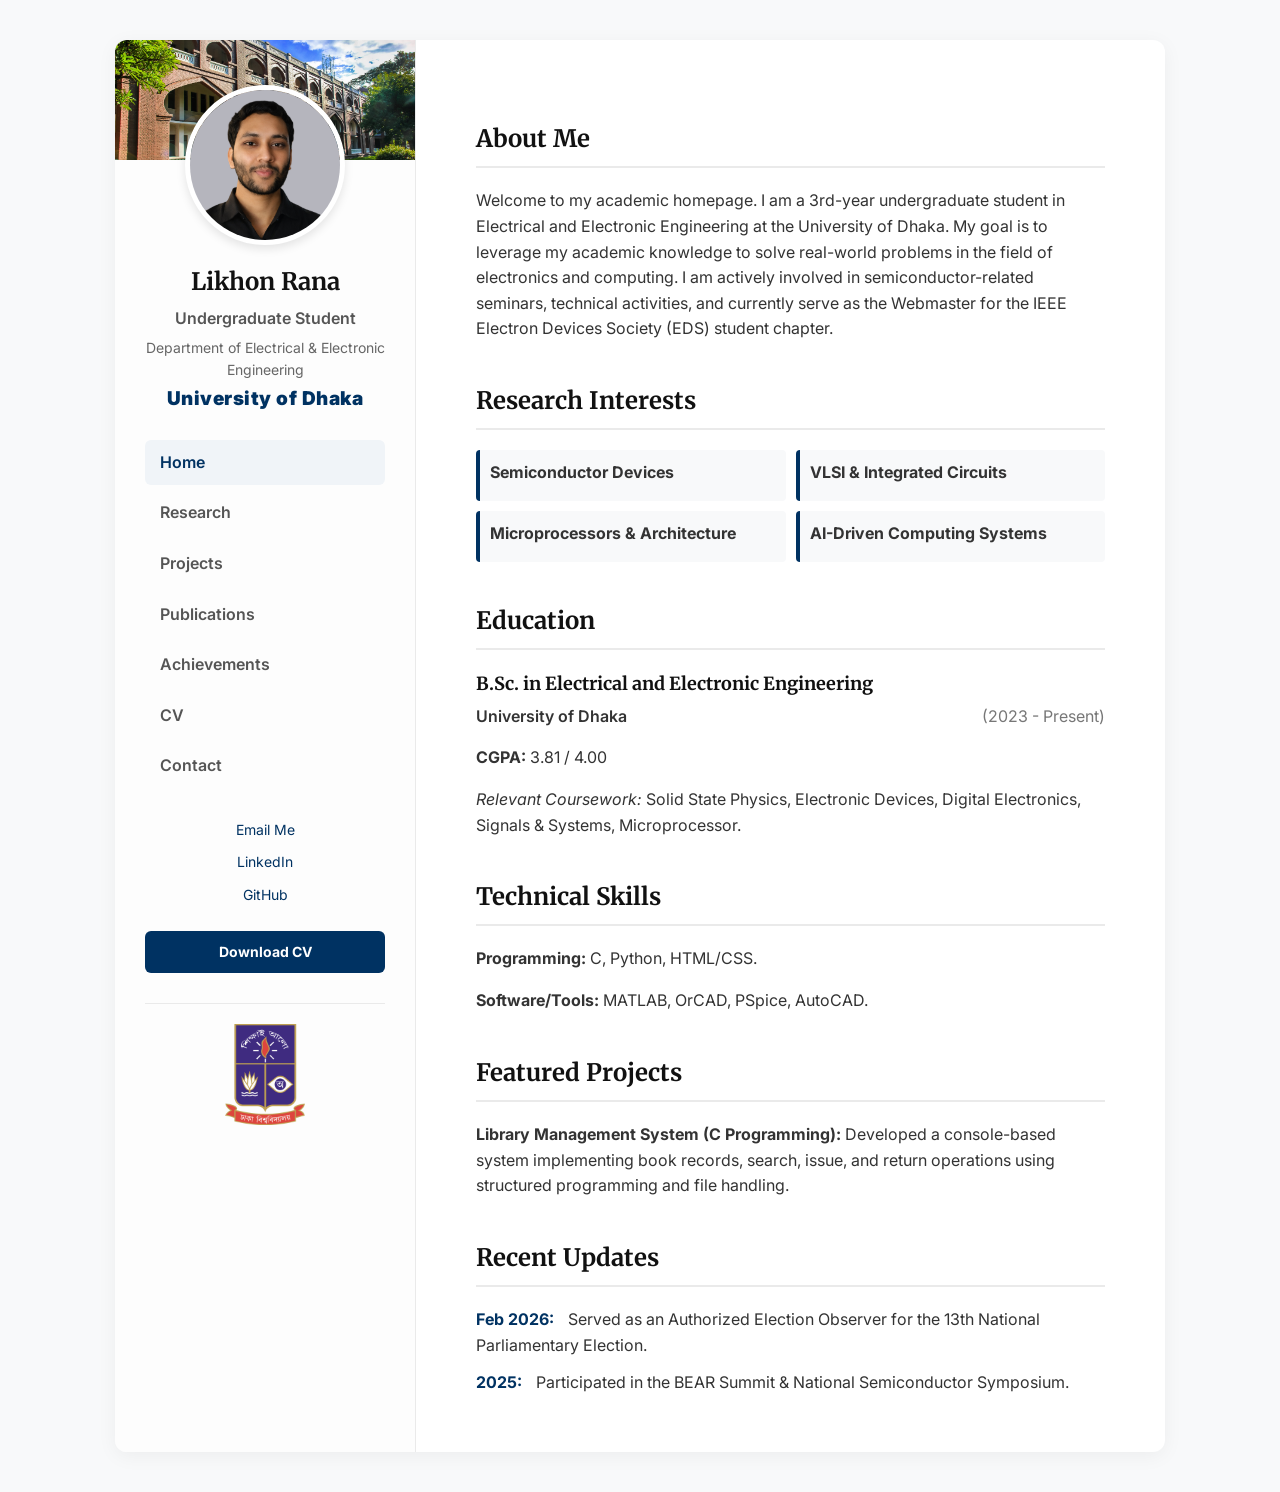
<file: index.html>
<!DOCTYPE html>
<html lang="en">
<head>
    <meta charset="UTF-8">
    <meta name="viewport" content="width=1100"> <title>Likhon Rana | EEE, University of Dhaka</title>
    <link rel="stylesheet" href="style.css">
    <link href="https://fonts.googleapis.com/css2?family=Inter:wght@400;600&family=Merriweather:wght@700;900&display=swap" rel="stylesheet">
</head>
<body>
    <div class="container">
        <div class="sidebar">
            <img src="DU EEE Dept.jpg" alt="EEE Department" class="cover-img">
            
            <div class="sidebar-content">
                <img src="profile.png" alt="Likhon Rana" class="profile-img">
                <h1>Likhon Rana</h1>
                <p class="title">Undergraduate Student</p>
                <p class="dept">Department of Electrical & Electronic Engineering</p>
                <p class="uni-name">University of Dhaka</p>
                
                <nav class="nav-menu">
                    <a href="index.html" class="active">Home</a>
                    <a href="research.html">Research</a>
                    <a href="projects.html">Projects</a>
                    <a href="publications.html">Publications</a>
                    <a href="achievements.html">Achievements</a>
                    <a href="cv.html">CV</a>
                    <a href="contact.html">Contact</a>
                </nav>

                <div class="contact-info">
                    <a href="mailto:mdlikhonrana533@gmail.com">Email Me</a>
                    <a href="https://www.linkedin.com/in/likhon-rana-a51540321" target="_blank">LinkedIn</a>
                    <a href="https://github.com/Likhon-Rana" target="_blank">GitHub</a>
                    <a href="likhonCV.pdf" target="_blank" class="btn-cv">Download CV</a>
                </div>

                <div class="du-logo-container">
                    <img src="DULOGO.png" alt="University of Dhaka" class="sidebar-du-logo">
                </div>
            </div>
        </div>

        <div class="main-content">
            <section id="about">
                <h2>About Me</h2>
                <p>Welcome to my academic homepage. I am a 3rd-year undergraduate student in Electrical and Electronic Engineering at the University of Dhaka. My goal is to leverage my academic knowledge to solve real-world problems in the field of electronics and computing. I am actively involved in semiconductor-related seminars, technical activities, and currently serve as the Webmaster for the IEEE Electron Devices Society (EDS) student chapter.</p>
            </section>

            <section id="interests">
                <h2>Research Interests</h2>
                <ul class="project-list" style="display: flex; flex-wrap: wrap; gap: 10px;">
                    <li style="padding: 10px; margin: 0; flex: 1 1 45%;"><strong>Semiconductor Devices</strong></li>
                    <li style="padding: 10px; margin: 0; flex: 1 1 45%;"><strong>VLSI & Integrated Circuits</strong></li>
                    <li style="padding: 10px; margin: 0; flex: 1 1 45%;"><strong>Microprocessors & Architecture</strong></li>
                    <li style="padding: 10px; margin: 0; flex: 1 1 45%;"><strong>AI-Driven Computing Systems</strong></li>
                </ul>
            </section>

            <section id="education">
                <h2>Education</h2>
                <div class="edu-item">
                    <h3>B.Sc. in Electrical and Electronic Engineering</h3>
                    <p class="uni">University of Dhaka <span>(2023 - Present)</span></p>
                    <p><strong>CGPA:</strong> 3.81 / 4.00</p>
                    <p class="coursework" style="margin-top: 5px;"><em>Relevant Coursework:</em> Solid State Physics, Electronic Devices, Digital Electronics, Signals & Systems, Microprocessor.</p>
                </div>
            </section>

            <section id="skills">
                <h2>Technical Skills</h2>
                <p style="margin-bottom: 8px;"><strong>Programming:</strong> C, Python, HTML/CSS.</p>
                <p><strong>Software/Tools:</strong> MATLAB, OrCAD, PSpice, AutoCAD.</p>
            </section>

            <section id="featured-projects">
                <h2>Featured Projects</h2>
                <ul class="exp-list">
                    <li style="margin-bottom: 12px;"><strong>Library Management System (C Programming):</strong> Developed a console-based system implementing book records, search, issue, and return operations using structured programming and file handling.</li>
                </ul>
            </section>

            <section id="news">
                <h2>Recent Updates</h2>
                <ul class="news-list">
                    <li><span class="date">Feb 2026:</span> Served as an Authorized Election Observer for the 13th National Parliamentary Election.</li>
                    <li><span class="date">2025:</span> Participated in the BEAR Summit & National Semiconductor Symposium.</li>
                </ul>
            </section>
        </div>
    </div>
</body>
</html>
</file>
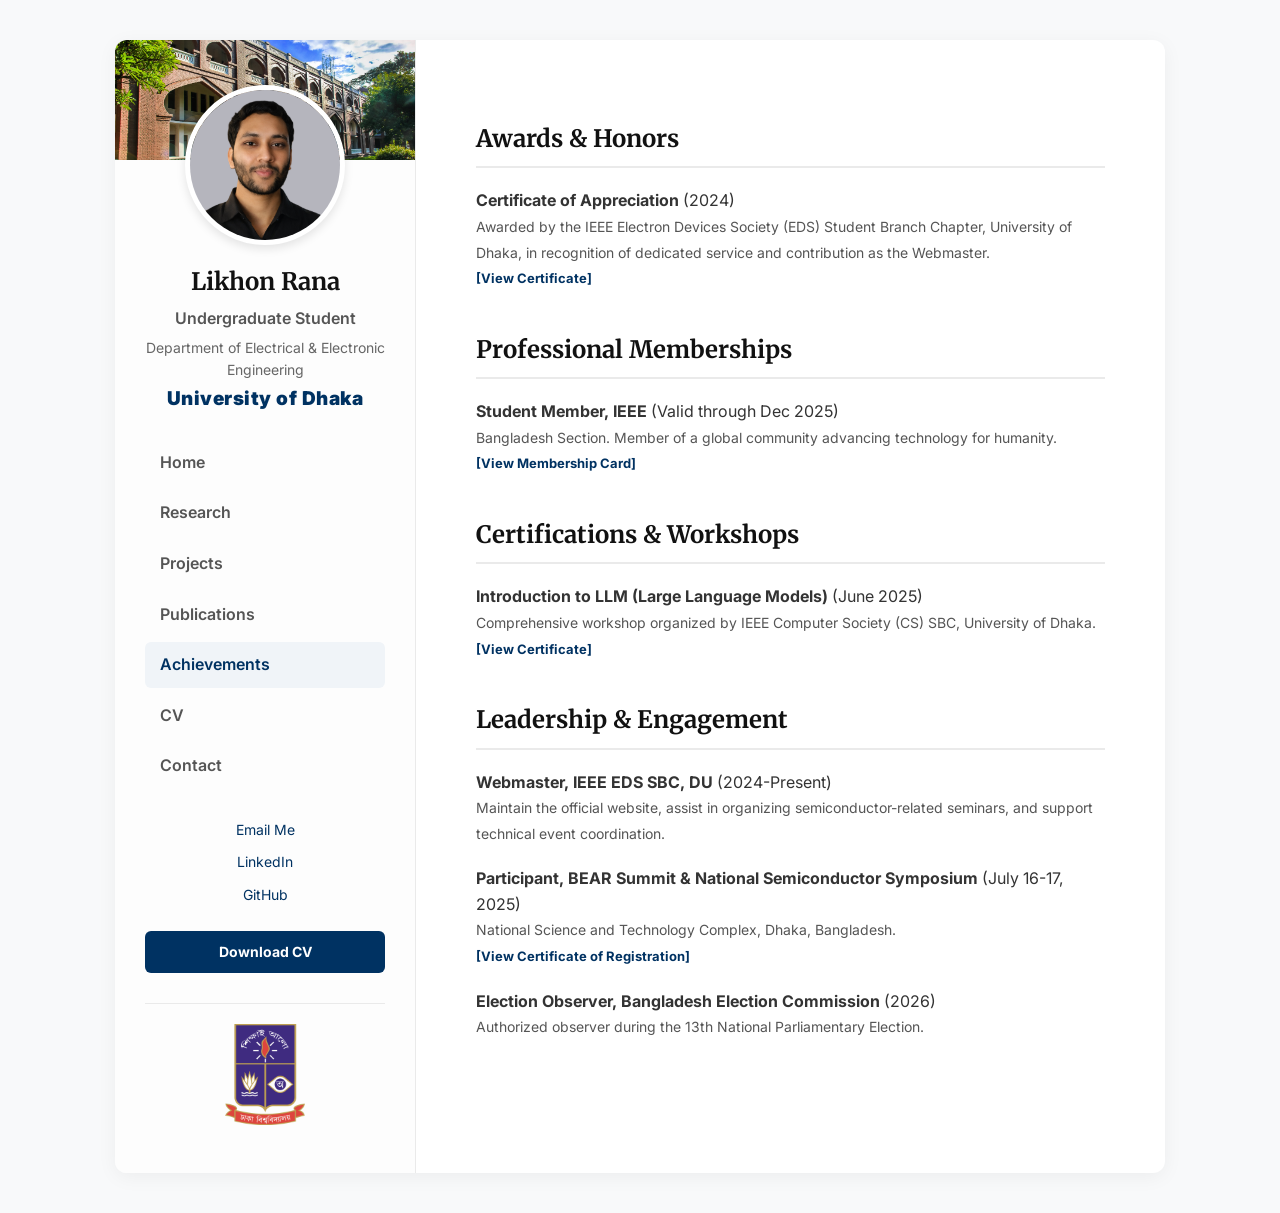
<file: achievements.html>
<!DOCTYPE html>
<html lang="en">
<head>
    <meta charset="UTF-8">
    <meta name="viewport" content="width=1100">
    <title>Achievements | Likhon Rana</title>
    <link rel="stylesheet" href="style.css">
    <link href="https://fonts.googleapis.com/css2?family=Inter:wght@400;600&family=Merriweather:wght@700;900&display=swap" rel="stylesheet">
</head>
<body>
    <div class="container">
        <div class="sidebar">
            <img src="DU EEE Dept.jpg" alt="EEE Department" class="cover-img">
            <div class="sidebar-content">
                <img src="profile.png" alt="Likhon Rana" class="profile-img">
                <h1>Likhon Rana</h1>
                <p class="title">Undergraduate Student</p>
                <p class="dept">Department of Electrical & Electronic Engineering</p>
                <p class="uni-name">University of Dhaka</p>
                <nav class="nav-menu">
                    <a href="index.html">Home</a>
                    <a href="research.html">Research</a>
                    <a href="projects.html">Projects</a>
                    <a href="publications.html">Publications</a>
                    <a href="achievements.html" class="active">Achievements</a>
                    <a href="cv.html">CV</a>
                    <a href="contact.html">Contact</a>
                </nav>
                <div class="contact-info">
                    <a href="mailto:mdlikhonrana533@gmail.com">Email Me</a>
                    <a href="https://www.linkedin.com/in/likhon-rana-a51540321" target="_blank">LinkedIn</a>
                    <a href="https://github.com/Likhon-Rana" target="_blank">GitHub</a>
                    <a href="likhonCV.pdf" target="_blank" class="btn-cv">Download CV</a>
                </div>
                <div class="du-logo-container">
                    <img src="DULOGO.png" alt="University of Dhaka" class="sidebar-du-logo">
                </div>
            </div>
        </div>

        <div class="main-content">
            <h2>Awards & Honors</h2>
            <ul class="exp-list">
                <li style="margin-bottom: 20px;">
                    <strong>Certificate of Appreciation</strong> (2024)<br>
                    <span style="font-size: 14px; color: #555;">Awarded by the IEEE Electron Devices Society (EDS) Student Branch Chapter, University of Dhaka, in recognition of dedicated service and contribution as the Webmaster.</span><br>
                    <a href="webmasterCertificate.pdf" target="_blank" style="font-size: 13px; font-weight: bold; color: #003262;">[View Certificate]</a>
                </li>
            </ul>

            <h2 style="margin-top: 40px;">Professional Memberships</h2>
            <ul class="exp-list">
                <li style="margin-bottom: 20px;">
                    <strong>Student Member, IEEE</strong> (Valid through Dec 2025)<br>
                    <span style="font-size: 14px; color: #555;">Bangladesh Section. Member of a global community advancing technology for humanity.</span><br>
                    <a href="ieee-membership.pdf" target="_blank" style="font-size: 13px; font-weight: bold; color: #003262;">[View Membership Card]</a>
                </li>
            </ul>

            <h2 style="margin-top: 40px;">Certifications & Workshops</h2>
            <ul class="exp-list">
                <li style="margin-bottom: 20px;">
                    <strong>Introduction to LLM (Large Language Models)</strong> (June 2025)<br>
                    <span style="font-size: 14px; color: #555;">Comprehensive workshop organized by IEEE Computer Society (CS) SBC, University of Dhaka.</span><br>
                    <a href="llm-cert.pdf" target="_blank" style="font-size: 13px; font-weight: bold; color: #003262;">[View Certificate]</a>
                </li>
            </ul>

            <h2 style="margin-top: 40px;">Leadership & Engagement</h2>
            <ul class="exp-list">
                <li style="margin-bottom: 20px;">
                    <strong>Webmaster, IEEE EDS SBC, DU</strong> (2024-Present)<br>
                    <span style="font-size: 14px; color: #555;">Maintain the official website, assist in organizing semiconductor-related seminars, and support technical event coordination.</span>
                </li>
                <li style="margin-bottom: 20px;">
                    <strong>Participant, BEAR Summit & National Semiconductor Symposium</strong> (July 16-17, 2025)<br>
                    <span style="font-size: 14px; color: #555;">National Science and Technology Complex, Dhaka, Bangladesh.</span><br>
                    <a href="bear-summit.jpg" target="_blank" style="font-size: 13px; font-weight: bold; color: #003262;">[View Certificate of Registration]</a>
                </li>
                <li style="margin-bottom: 20px;">
                    <strong>Election Observer, Bangladesh Election Commission</strong> (2026)<br>
                    <span style="font-size: 14px; color: #555;">Authorized observer during the 13th National Parliamentary Election.</span>
                </li>
            </ul>
        </div>
    </div>
</body>
</html>
</file>
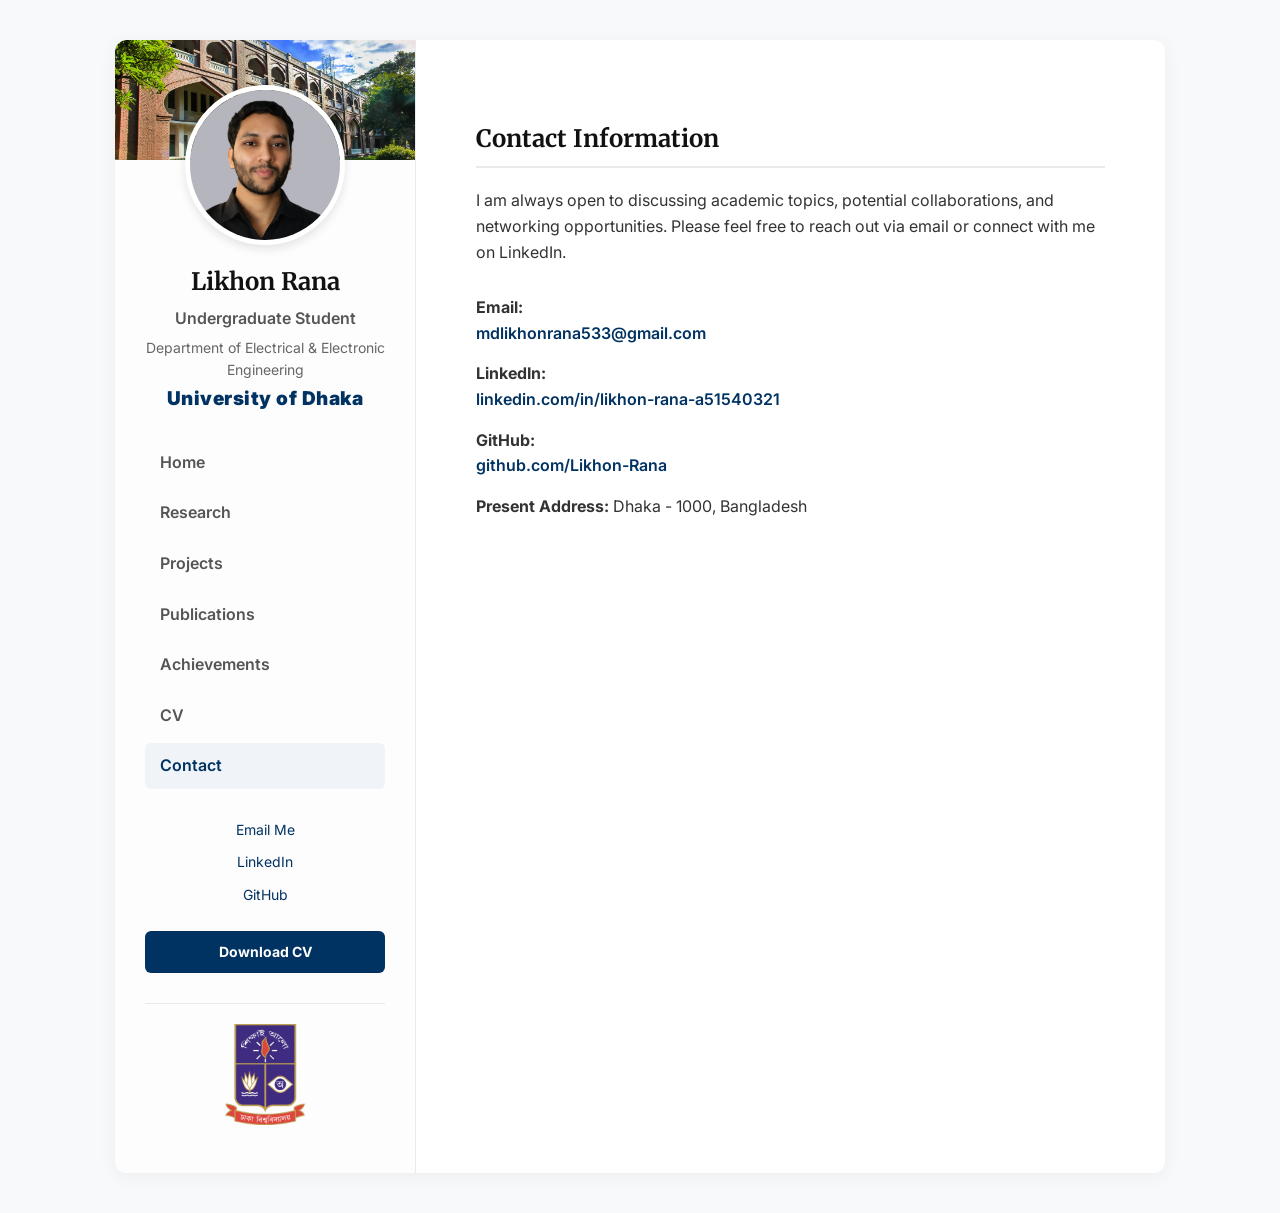
<file: contact.html>
<!DOCTYPE html>
<html lang="en">
<head>
    <meta charset="UTF-8">
    <meta name="viewport" content="width=1100">
    <title>Contact | Likhon Rana</title>
    <link rel="stylesheet" href="style.css">
    <link href="https://fonts.googleapis.com/css2?family=Inter:wght@400;600&family=Merriweather:wght@700;900&display=swap" rel="stylesheet">
</head>
<body>
    <div class="container">
        <div class="sidebar">
            <img src="DU EEE Dept.jpg" alt="EEE Department" class="cover-img">
            <div class="sidebar-content">
                <img src="profile.png" alt="Likhon Rana" class="profile-img">
                <h1>Likhon Rana</h1>
                <p class="title">Undergraduate Student</p>
                <p class="dept">Department of Electrical & Electronic Engineering</p>
                <p class="uni-name">University of Dhaka</p>
                <nav class="nav-menu">
                    <a href="index.html">Home</a>
                    <a href="research.html">Research</a>
                    <a href="projects.html">Projects</a>
                    <a href="publications.html">Publications</a>
                    <a href="achievements.html">Achievements</a>
                    <a href="cv.html">CV</a>
                    <a href="contact.html" class="active">Contact</a>
                </nav>
                <div class="contact-info">
                    <a href="mailto:mdlikhonrana533@gmail.com">Email Me</a>
                    <a href="https://www.linkedin.com/in/likhon-rana-a51540321" target="_blank">LinkedIn</a>
                    <a href="https://github.com/Likhon-Rana" target="_blank">GitHub</a>
                    <a href="likhonCV.pdf" target="_blank" class="btn-cv">Download CV</a>
                </div>
                <div class="du-logo-container">
                    <img src="DULOGO.png" alt="University of Dhaka" class="sidebar-du-logo">
                </div>
            </div>
        </div>

        <div class="main-content">
            <section class="content-section">
                <h2>Contact Information</h2>
                <p style="font-size: 16px; margin-bottom: 30px;">I am always open to discussing academic topics, potential collaborations, and networking opportunities. Please feel free to reach out via email or connect with me on LinkedIn.</p>
                
                <ul class="exp-list" style="font-size: 16px;">
                    <li style="margin-bottom: 15px;">
                        <strong>Email:</strong> <br>
                        <a href="mailto:mdlikhonrana533@gmail.com" style="color: #003262; font-weight: 600;">mdlikhonrana533@gmail.com</a>
                    </li>
                    <li style="margin-bottom: 15px;">
                        <strong>LinkedIn:</strong> <br>
                        <a href="https://www.linkedin.com/in/likhon-rana-a51540321" target="_blank" style="color: #003262; font-weight: 600;">linkedin.com/in/likhon-rana-a51540321</a>
                    </li>
                    <li style="margin-bottom: 15px;">
                        <strong>GitHub:</strong> <br>
                        <a href="https://github.com/Likhon-Rana" target="_blank" style="color: #003262; font-weight: 600;">github.com/Likhon-Rana</a>
                    </li>
                    <li style="margin-bottom: 15px;">
                        <strong>Present Address:</strong>
                        Dhaka - 1000, Bangladesh
                    </li>
                </ul>
            </section>
        </div>
    </div>
</body>
</html>
</file>
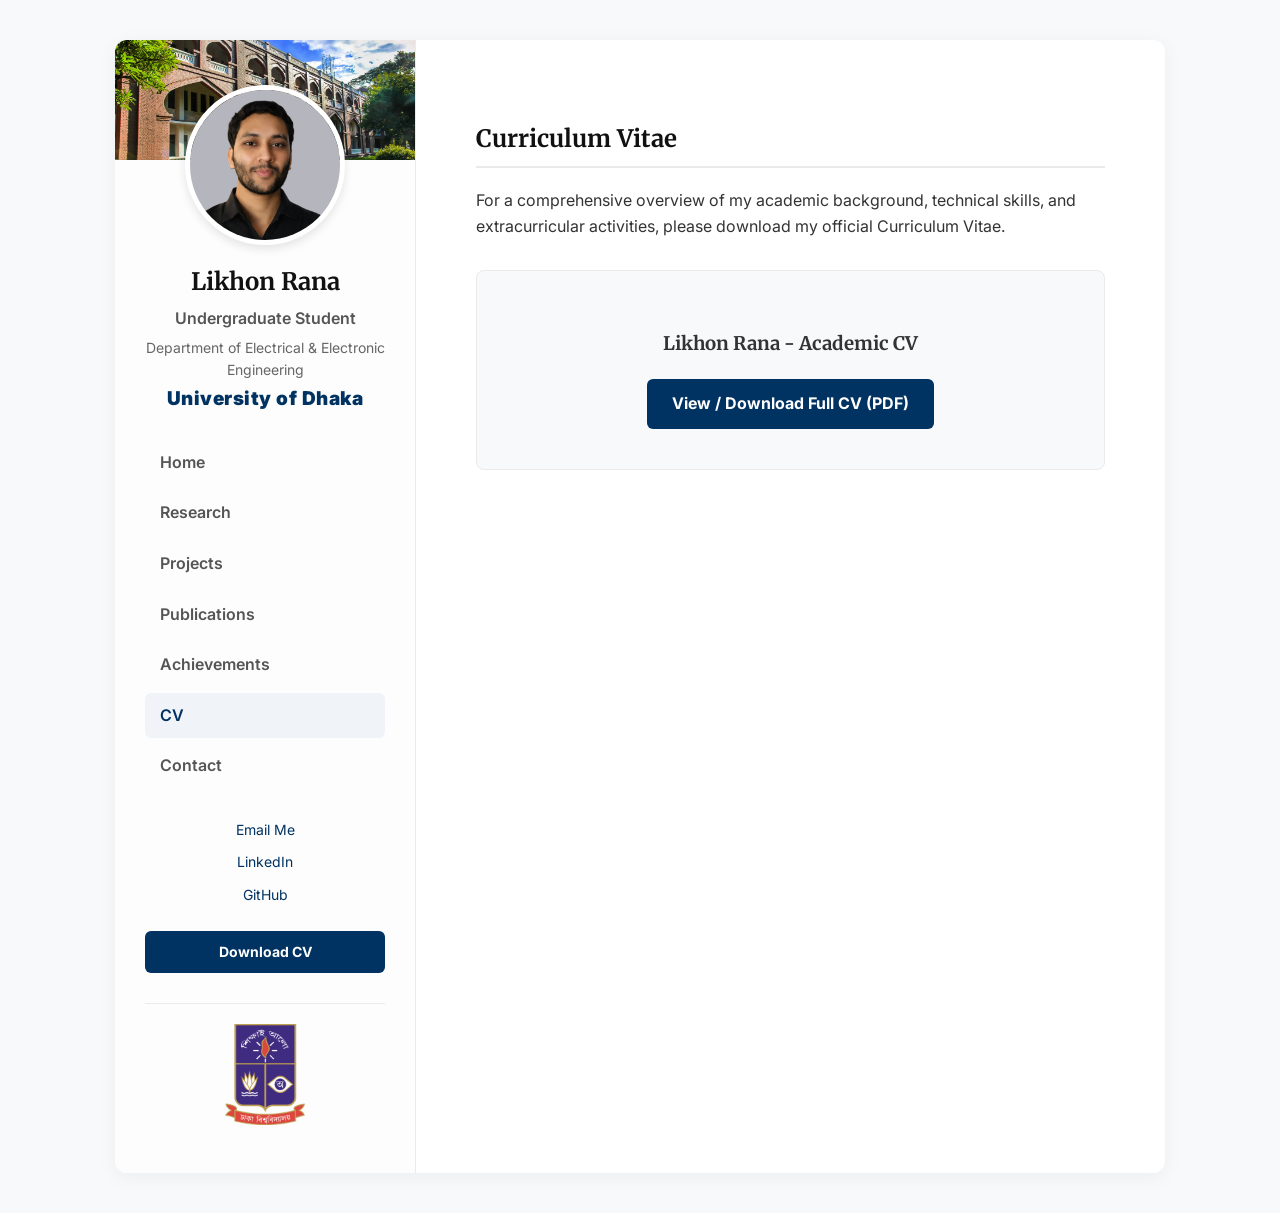
<file: cv.html>
<!DOCTYPE html>
<html lang="en">
<head>
    <meta charset="UTF-8">
    <meta name="viewport" content="width=1100">
    <title>CV | Likhon Rana</title>
    <link rel="stylesheet" href="style.css">
    <link href="https://fonts.googleapis.com/css2?family=Inter:wght@400;600&family=Merriweather:wght@700;900&display=swap" rel="stylesheet">
</head>
<body>
    <div class="container">
        <div class="sidebar">
            <img src="DU EEE Dept.jpg" alt="EEE Department" class="cover-img">
            <div class="sidebar-content">
                <img src="profile.png" alt="Likhon Rana" class="profile-img">
                <h1>Likhon Rana</h1>
                <p class="title">Undergraduate Student</p>
                <p class="dept">Department of Electrical & Electronic Engineering</p>
                <p class="uni-name">University of Dhaka</p>
                <nav class="nav-menu">
                    <a href="index.html">Home</a>
                    <a href="research.html">Research</a>
                    <a href="projects.html">Projects</a>
                    <a href="publications.html">Publications</a>
                    <a href="achievements.html">Achievements</a>
                    <a href="cv.html" class="active">CV</a>
                    <a href="contact.html">Contact</a>
                </nav>
                <div class="contact-info">
                    <a href="mailto:mdlikhonrana533@gmail.com">Email Me</a>
                    <a href="https://www.linkedin.com/in/likhon-rana-a51540321" target="_blank">LinkedIn</a>
                    <a href="https://github.com/Likhon-Rana" target="_blank">GitHub</a>
                    <a href="likhonCV.pdf" target="_blank" class="btn-cv">Download CV</a>
                </div>
                <div class="du-logo-container">
                    <img src="DULOGO.png" alt="University of Dhaka" class="sidebar-du-logo">
                </div>
            </div>
        </div>

        <div class="main-content">
            <section class="content-section">
                <h2>Curriculum Vitae</h2>
                <p style="font-size: 16px; margin-bottom: 30px;">For a comprehensive overview of my academic background, technical skills, and extracurricular activities, please download my official Curriculum Vitae.</p>
                
                <div style="background: #f8f9fa; padding: 40px; text-align: center; border-radius: 8px; border: 1px solid #eaeaea;">
                    <h3 style="margin-bottom: 20px; color: #333;">Likhon Rana - Academic CV</h3>
                    <a href="likhonCV.pdf" target="_blank" style="background: #003262; color: #fff; padding: 12px 25px; text-decoration: none; border-radius: 6px; font-weight: bold; font-size: 16px; display: inline-block;">View / Download Full CV (PDF)</a>
                </div>
            </section>
        </div>
    </div>
</body>
</html>
</file>
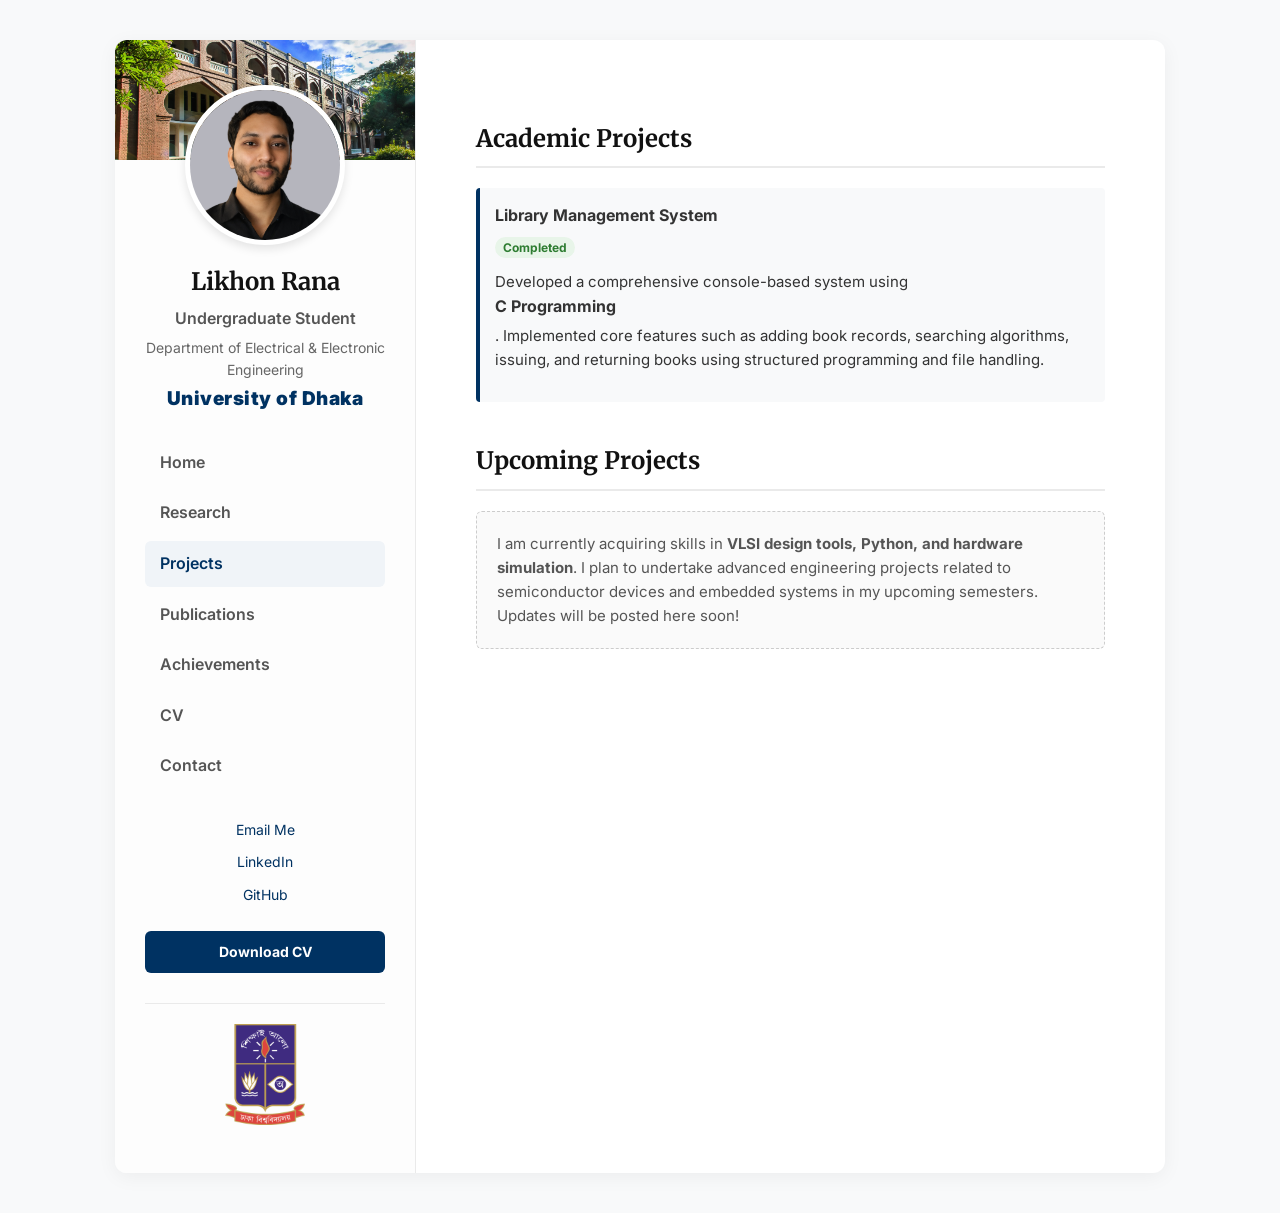
<file: projects.html>
<!DOCTYPE html>
<html lang="en">
<head>
    <meta charset="UTF-8">
    <meta name="viewport" content="width=1100">
    <title>Projects | Likhon Rana</title>
    <link rel="stylesheet" href="style.css">
    <link href="https://fonts.googleapis.com/css2?family=Inter:wght@400;600&family=Merriweather:wght@700;900&display=swap" rel="stylesheet">
</head>
<body>
    <div class="container">
        <div class="sidebar">
            <img src="DU EEE Dept.jpg" alt="EEE Department" class="cover-img">
            <div class="sidebar-content">
                <img src="profile.png" alt="Likhon Rana" class="profile-img">
                <h1>Likhon Rana</h1>
                <p class="title">Undergraduate Student</p>
                <p class="dept">Department of Electrical & Electronic Engineering</p>
                <p class="uni-name">University of Dhaka</p>
                <nav class="nav-menu">
                    <a href="index.html">Home</a>
                    <a href="research.html">Research</a>
                    <a href="projects.html" class="active">Projects</a>
                    <a href="publications.html">Publications</a>
                    <a href="achievements.html">Achievements</a>
                    <a href="cv.html">CV</a>
                    <a href="contact.html">Contact</a>
                </nav>
                <div class="contact-info">
                    <a href="mailto:mdlikhonrana533@gmail.com">Email Me</a>
                    <a href="https://www.linkedin.com/in/likhon-rana-a51540321" target="_blank">LinkedIn</a>
                    <a href="https://github.com/Likhon-Rana" target="_blank">GitHub</a>
                    <a href="likhonCV.pdf" target="_blank" class="btn-cv">Download CV</a>
                </div>
                <div class="du-logo-container">
                    <img src="DULOGO.png" alt="University of Dhaka" class="sidebar-du-logo">
                </div>
            </div>
        </div>

        <div class="main-content">
            <section class="content-section">
                <h2>Academic Projects</h2>
                <ul class="project-list">
                    <li>
                        <strong>Library Management System</strong>
                        <span class="status completed" style="background: #e8f5e9; color: #2e7d32; padding: 3px 8px; border-radius: 12px; font-size: 12px; font-weight: bold;">Completed</span>
                        <p style="margin-top: 10px; font-size: 15px;">Developed a comprehensive console-based system using <strong>C Programming</strong>. Implemented core features such as adding book records, searching algorithms, issuing, and returning books using structured programming and file handling.</p>
                    </li>
                </ul>

                <h2 style="margin-top: 40px;">Upcoming Projects</h2>
                <div style="background: #fafafa; padding: 20px; border: 1px dashed #ccc; border-radius: 6px;">
                    <p style="margin: 0; font-size: 15px; color: #555;">I am currently acquiring skills in <strong>VLSI design tools, Python, and hardware simulation</strong>. I plan to undertake advanced engineering projects related to semiconductor devices and embedded systems in my upcoming semesters. Updates will be posted here soon!</p>
                </div>
            </section>
        </div>
    </div>
</body>
</html>
</file>
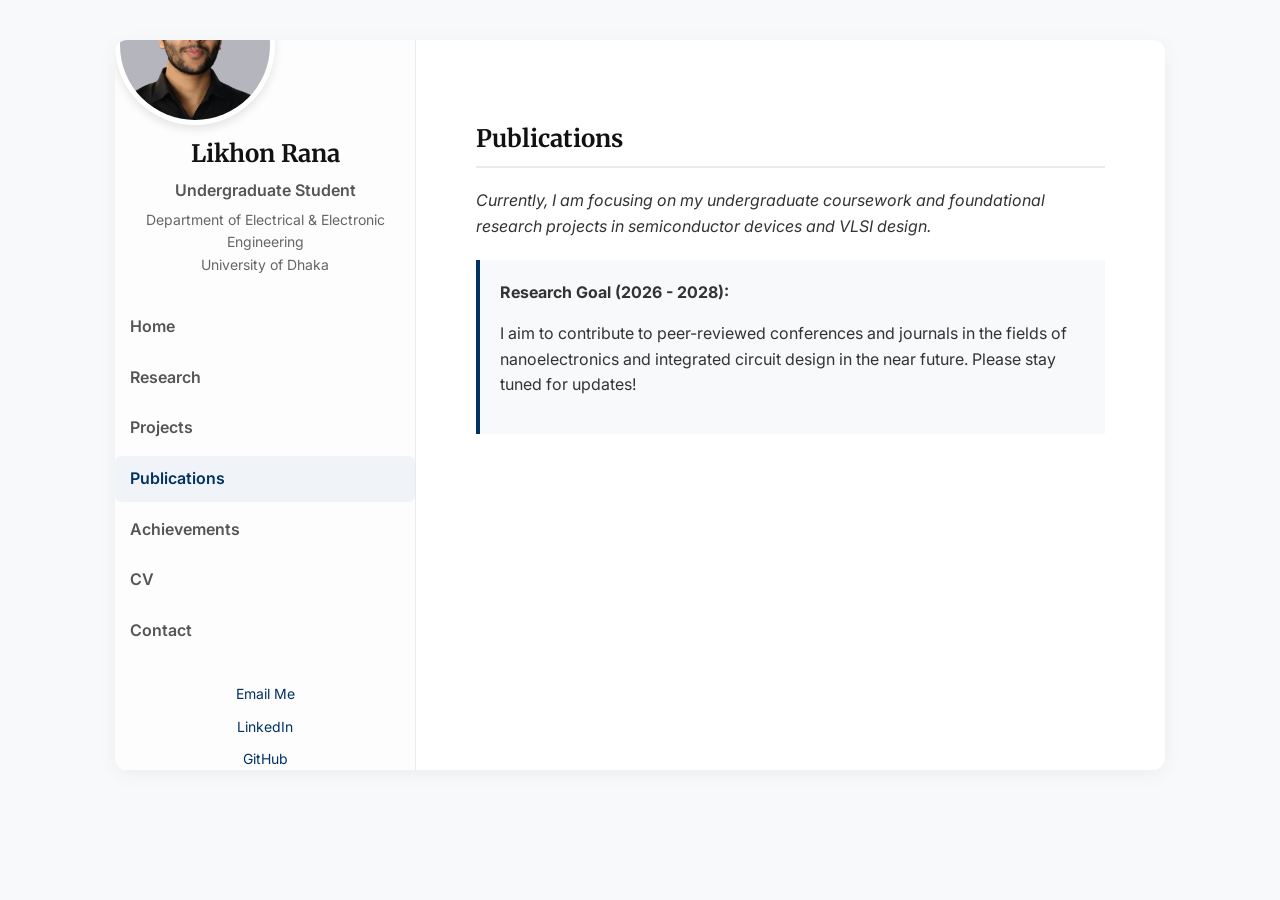
<file: Publication.html>
<!DOCTYPE html>
<html lang="en">
<head>
    <meta charset="UTF-8">
    <meta name="viewport" content="width=device-width, initial-scale=1.0">
    <title>Publications | Likhon Rana</title>
    <link rel="stylesheet" href="style.css">
    <link href="https://fonts.googleapis.com/css2?family=Inter:wght@400;600&family=Merriweather:wght@700&display=swap" rel="stylesheet">
</head>
<body>

    <div class="container">
        <div class="sidebar">
            <img src="profile.png" alt="Likhon Rana" class="profile-img">
            <h1>Likhon Rana</h1>
            <p class="title">Undergraduate Student</p>
            <p class="dept">Department of Electrical & Electronic Engineering<br>University of Dhaka</p>
            
            <nav class="nav-menu">
                <a href="index.html">Home</a>
                <a href="research.html">Research</a>
                <a href="projects.html">Projects</a>
                <a href="publications.html" class="active">Publications</a>
                <a href="achievements.html">Achievements</a>
                <a href="cv.html">CV</a>
                <a href="contact.html">Contact</a>
            </nav>

            <div class="contact-info">
                <a href="mailto:mdlikhonrana533@gmail.com">Email Me</a>
                <a href="https://www.linkedin.com/in/likhon-rana-a51540321" target="_blank">LinkedIn</a>
                <a href="https://github.com/Likhon-Rana" target="_blank">GitHub</a>
            </div>
        </div>

        <div class="main-content">
            <section id="publications">
                <h2>Publications</h2>
                <p><em>Currently, I am focusing on my undergraduate coursework and foundational research projects in semiconductor devices and VLSI design.</em></p>
                
                <div style="background: #f8f9fa; padding: 20px; border-left: 4px solid #003262; margin-top: 20px;">
                    <strong>Research Goal (2026 - 2028):</strong>
                    <p>I aim to contribute to peer-reviewed conferences and journals in the fields of nanoelectronics and integrated circuit design in the near future. Please stay tuned for updates!</p>
                </div>
            </section>
        </div>
    </div>

</body>
</html>
</file>
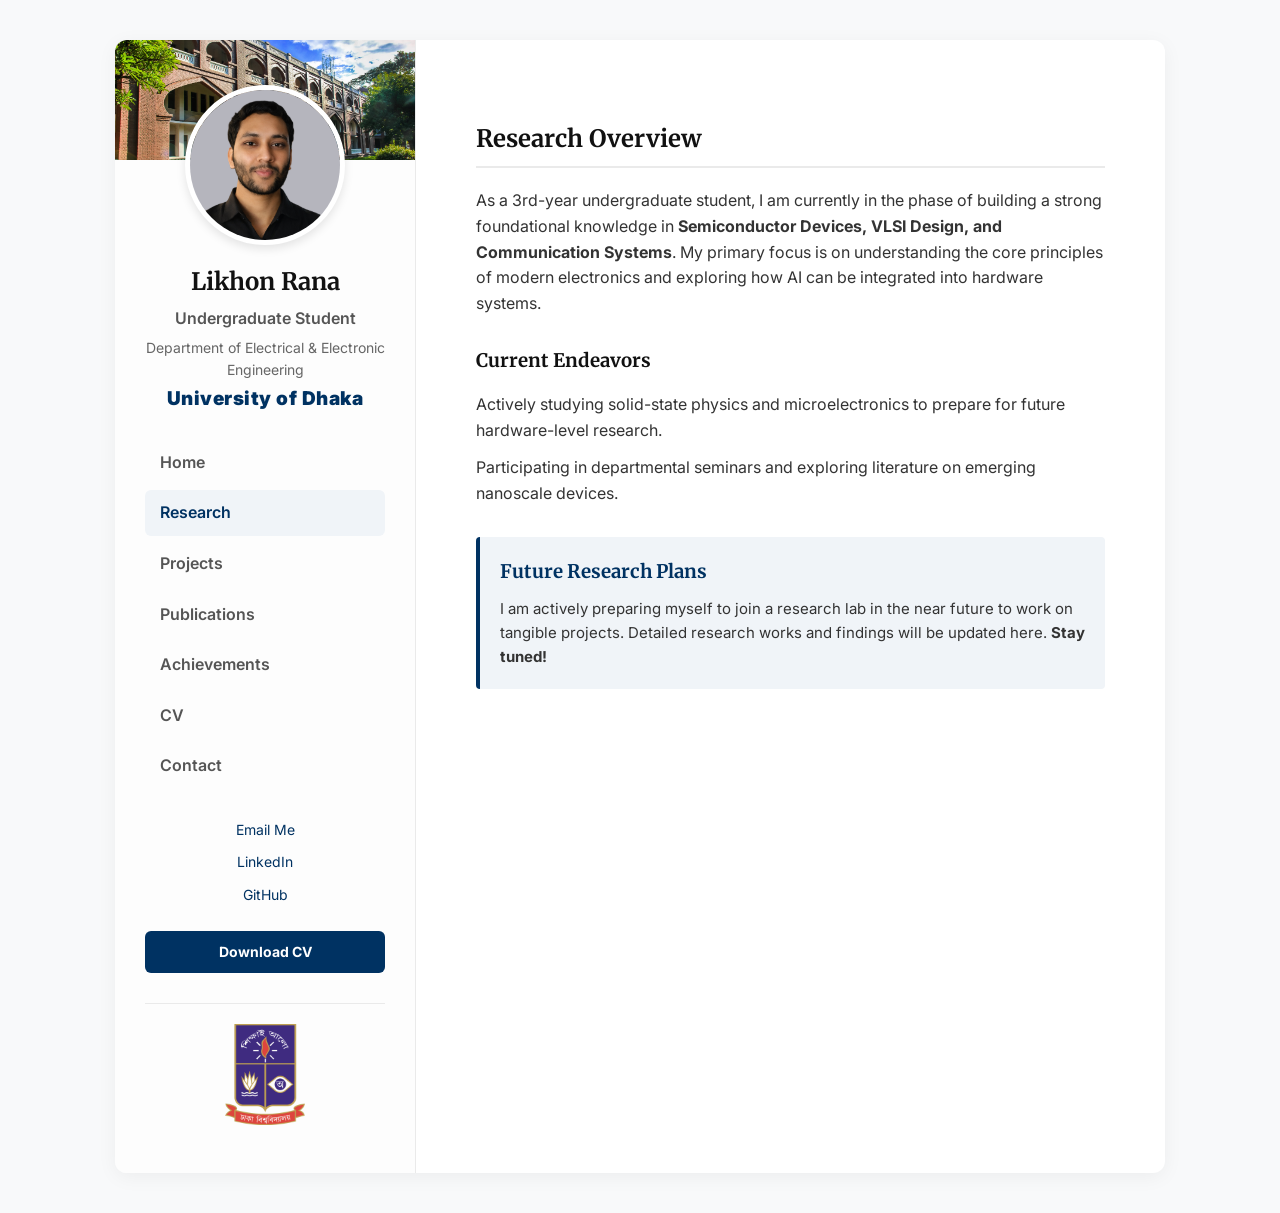
<file: research.html>
<!DOCTYPE html>
<html lang="en">
<head>
    <meta charset="UTF-8">
    <meta name="viewport" content="width=1100">
    <title>Research | Likhon Rana</title>
    <link rel="stylesheet" href="style.css">
    <link href="https://fonts.googleapis.com/css2?family=Inter:wght@400;600&family=Merriweather:wght@700;900&display=swap" rel="stylesheet">
</head>
<body>
    <div class="container">
        <div class="sidebar">
            <img src="DU EEE Dept.jpg" alt="EEE Department" class="cover-img">
            <div class="sidebar-content">
                <img src="profile.png" alt="Likhon Rana" class="profile-img">
                <h1>Likhon Rana</h1>
                <p class="title">Undergraduate Student</p>
                <p class="dept">Department of Electrical & Electronic Engineering</p>
                <p class="uni-name">University of Dhaka</p>
                <nav class="nav-menu">
                    <a href="index.html">Home</a>
                    <a href="research.html" class="active">Research</a>
                    <a href="projects.html">Projects</a>
                    <a href="publications.html">Publications</a>
                    <a href="achievements.html">Achievements</a>
                    <a href="cv.html">CV</a>
                    <a href="contact.html">Contact</a>
                </nav>
                <div class="contact-info">
                    <a href="mailto:mdlikhonrana533@gmail.com">Email Me</a>
                    <a href="https://www.linkedin.com/in/likhon-rana-a51540321" target="_blank">LinkedIn</a>
                    <a href="https://github.com/Likhon-Rana" target="_blank">GitHub</a>
                    <a href="likhonCV.pdf" target="_blank" class="btn-cv">Download CV</a>
                </div>
                <div class="du-logo-container">
                    <img src="DULOGO.png" alt="University of Dhaka" class="sidebar-du-logo">
                </div>
            </div>
        </div>

        <div class="main-content">
            <section class="content-section">
                <h2>Research Overview</h2>
                <p>As a 3rd-year undergraduate student, I am currently in the phase of building a strong foundational knowledge in <strong>Semiconductor Devices, VLSI Design, and Communication Systems</strong>. My primary focus is on understanding the core principles of modern electronics and exploring how AI can be integrated into hardware systems.</p>
                
                <h3 style="margin-top: 30px; margin-bottom: 10px;">Current Endeavors</h3>
                <ul class="exp-list">
                    <li>Actively studying solid-state physics and microelectronics to prepare for future hardware-level research.</li>
                    <li>Participating in departmental seminars and exploring literature on emerging nanoscale devices.</li>
                </ul>

                <div style="background: #f0f4f8; padding: 20px; border-left: 4px solid #003262; margin-top: 30px; border-radius: 4px;">
                    <h3 style="margin: 0 0 10px 0; color: #003262;">Future Research Plans</h3>
                    <p style="margin: 0; font-size: 15px;">I am actively preparing myself to join a research lab in the near future to work on tangible projects. Detailed research works and findings will be updated here. <strong>Stay tuned!</strong></p>
                </div>
            </section>
        </div>
    </div>
</body>
</html>
</file>
<file: style.css>
/* Base Styles */
body {
    font-family: 'Inter', sans-serif;
    background-color: #f8f9fa;
    color: #333;
    margin: 0;
    padding: 0;
    line-height: 1.6;
    min-width: 1050px; /* Forces PC view on all devices */
}

h1, h2, h3 {
    font-family: 'Merriweather', serif;
    color: #111;
}

h2 {
    font-size: 24px;
    border-bottom: 2px solid #eaeaea;
    padding-bottom: 8px;
    margin-top: 40px;
    margin-bottom: 20px;
}

a {
    color: #003262; /* Academic Blue */
    text-decoration: none;
}

a:hover {
    text-decoration: underline;
}

/* Layout */
.container {
    display: flex;
    width: 1050px;
    margin: 40px auto;
    background: #fff;
    box-shadow: 0 4px 20px rgba(0,0,0,0.05);
    border-radius: 12px;
    overflow: hidden;
}

/* Sidebar with Cover Image */
.sidebar {
    width: 300px;
    background-color: #fdfdfd;
    border-right: 1px solid #eaeaea;
    text-align: center;
    flex-shrink: 0;
    display: flex;
    flex-direction: column;
}

.cover-img {
    width: 100%;
    height: 120px;
    object-fit: cover;
}

.sidebar-content {
    padding: 0 30px 40px 30px;
    position: relative;
}

.profile-img {
    width: 150px;
    height: 150px;
    object-fit: cover;
    border-radius: 50%;
    margin-top: -75px; 
    border: 5px solid #fff; 
    box-shadow: 0 4px 10px rgba(0,0,0,0.1);
    background-color: #fff;
}

.sidebar h1 {
    font-size: 24px;
    margin: 10px 0 5px 0;
}

.sidebar .title {
    font-weight: 600;
    color: #555;
    margin: 0;
}

/* Updated University of Dhaka Focus CSS */
.sidebar .dept {
    font-size: 14px;
    color: #666;
    margin-top: 5px;
    margin-bottom: 3px;
}

/* এখানে সাইজ বড় এবং বোল্ড করা হয়েছে */
.sidebar .uni-name {
    font-size: 19px;
    font-weight: 900;
    color: #003262;
    margin-top: 0;
    letter-spacing: 0.5px;
}

/* Navigation */
.nav-menu {
    display: flex;
    flex-direction: column;
    margin: 25px 0;
    text-align: left;
}

.nav-menu a {
    padding: 10px 15px;
    border-radius: 6px;
    color: #555;
    font-weight: 600;
    margin-bottom: 5px;
    transition: background 0.3s;
}

.nav-menu a:hover, .nav-menu a.active {
    background: #f0f4f8;
    color: #003262;
    text-decoration: none;
}

/* Contact Details */
.contact-info {
    display: flex;
    flex-direction: column;
    gap: 10px;
}

.contact-info a {
    font-size: 14px;
}

.btn-cv {
    display: inline-block;
    background: #003262;
    color: #fff !important;
    padding: 10px;
    border-radius: 6px;
    margin-top: 15px;
    font-weight: bold;
    text-align: center;
}

.btn-cv:hover {
    background: #002142;
    text-decoration: none;
}

/* DU Logo Section */
.du-logo-container {
    margin-top: 30px;
    padding-top: 20px;
    border-top: 1px solid #eaeaea;
}

.sidebar-du-logo {
    width: 80px;
    height: auto;
    opacity: 0.9;
    transition: 0.3s;
}

.sidebar-du-logo:hover {
    opacity: 1;
}

/* Main Content Area */
.main-content {
    flex: 1;
    padding: 40px 60px;
}

/* Lists */
.news-list, .exp-list, .project-list {
    list-style: none;
    padding: 0;
}

.news-list li, .exp-list li {
    margin-bottom: 12px;
}

.news-list .date {
    font-weight: bold;
    color: #003262;
    margin-right: 10px;
}

/* Education */
.edu-item h3 {
    margin: 0 0 5px 0;
    font-size: 18px;
}

.edu-item .uni {
    margin: 0 0 10px 0;
    font-weight: 600;
}

.edu-item .uni span {
    font-weight: normal;
    color: #777;
    float: right;
}

/* Projects */
.project-list li {
    background: #f8f9fa;
    padding: 15px;
    border-left: 4px solid #003262;
    margin-bottom: 15px;
    border-radius: 4px;
}

.project-list strong {
    display: block;
    font-size: 16px;
    margin-bottom: 5px;
}
</file>
